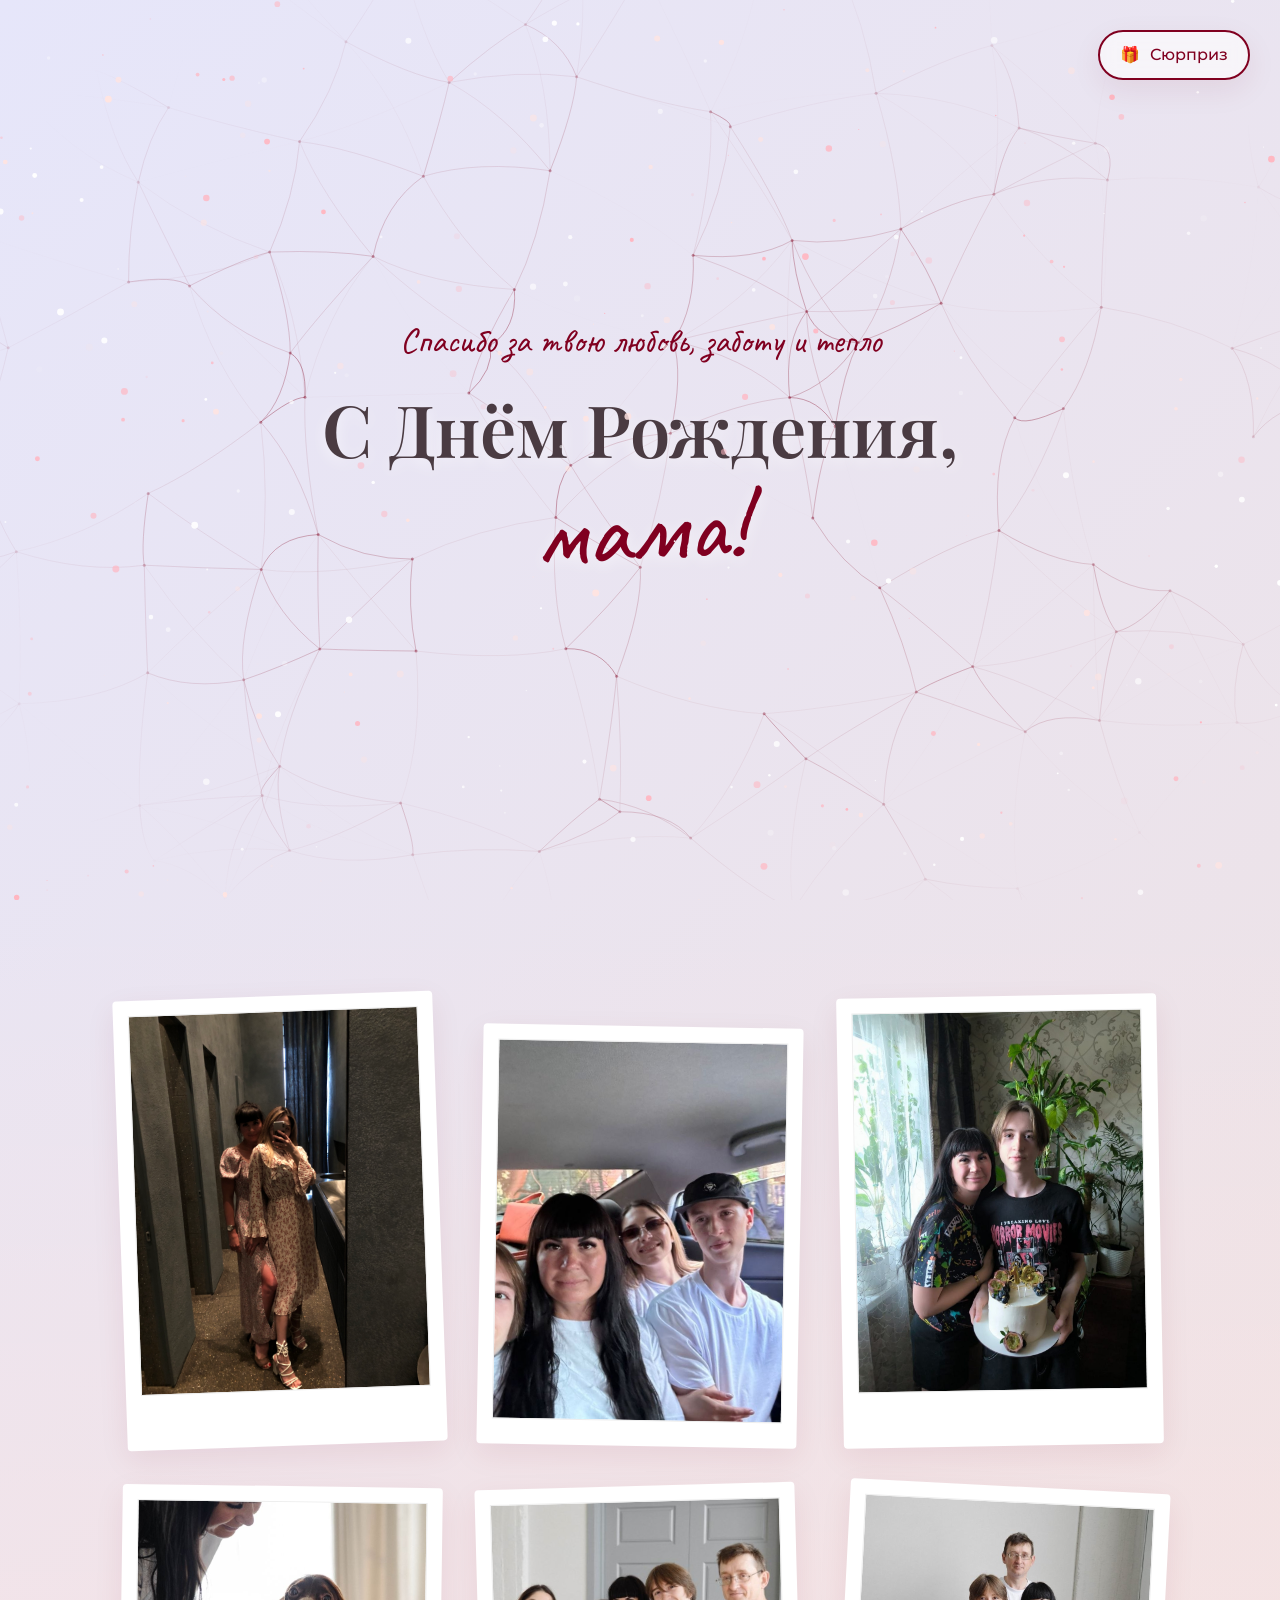
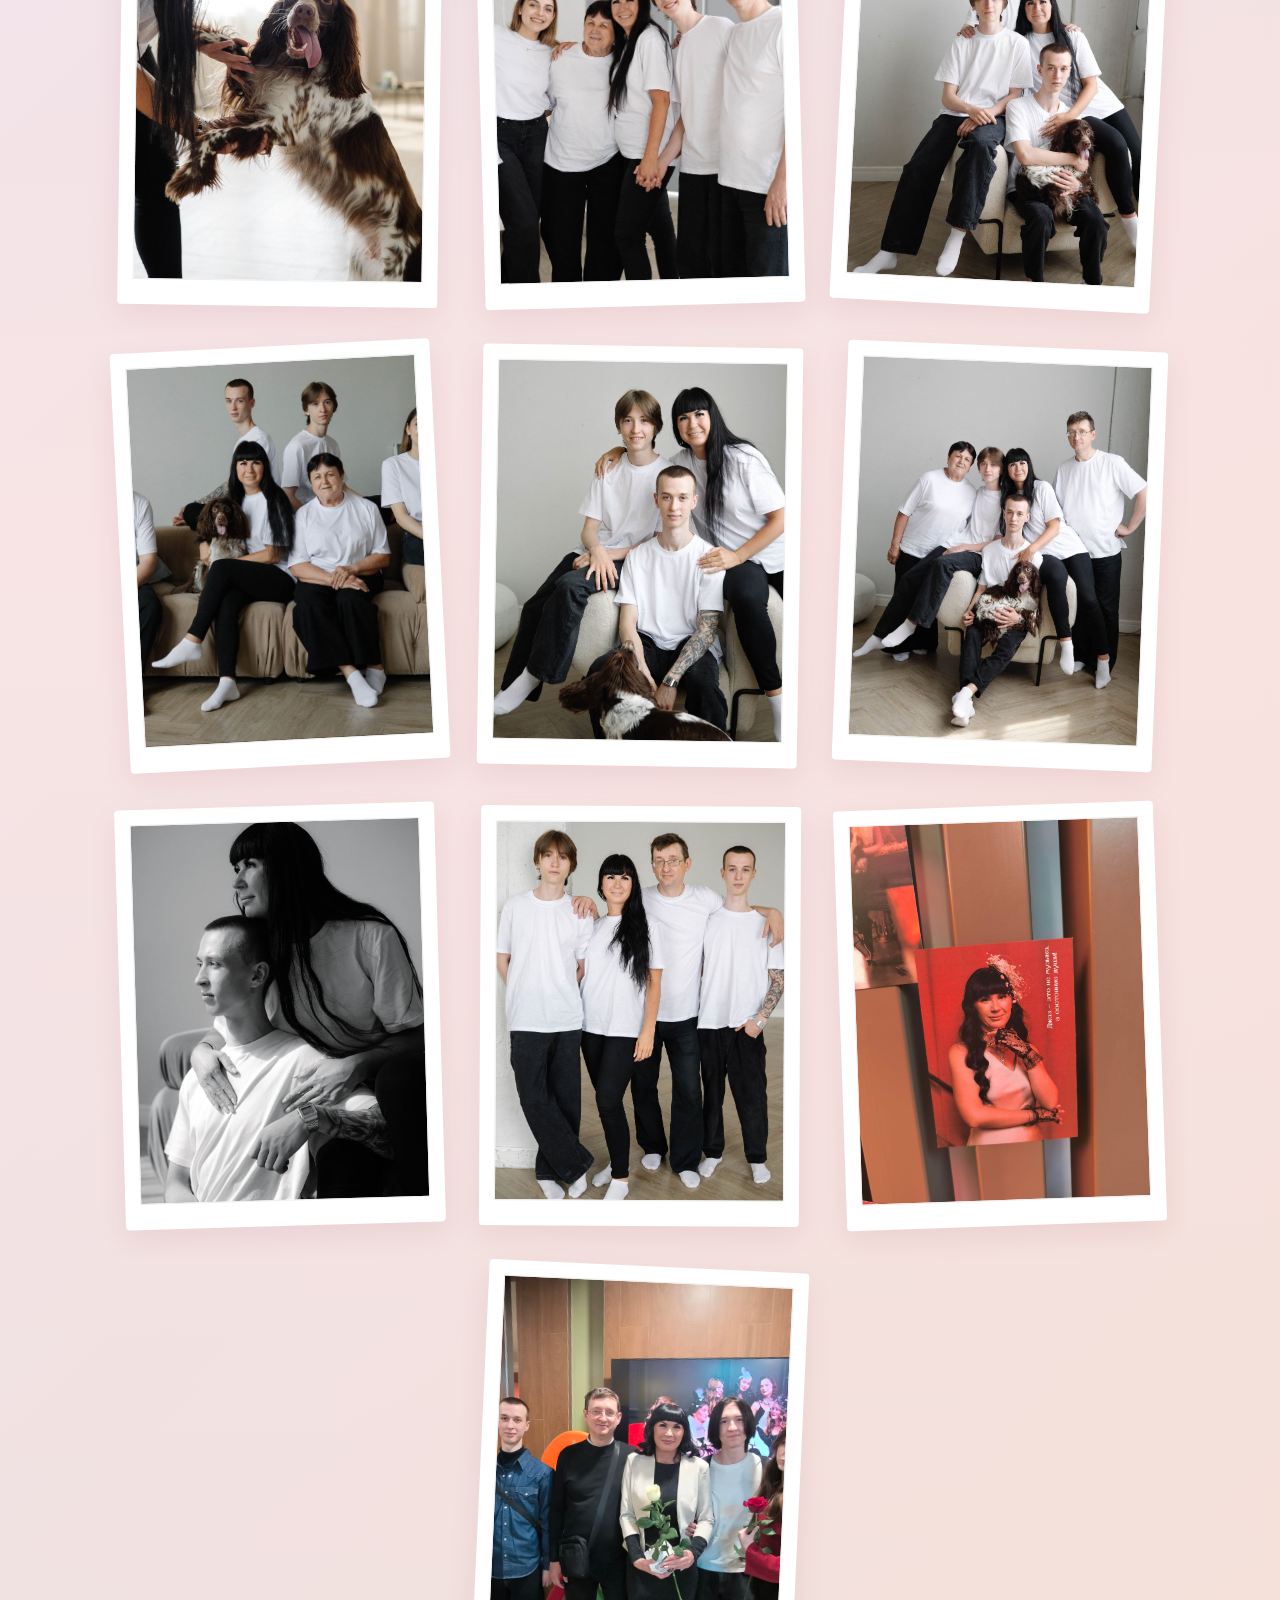
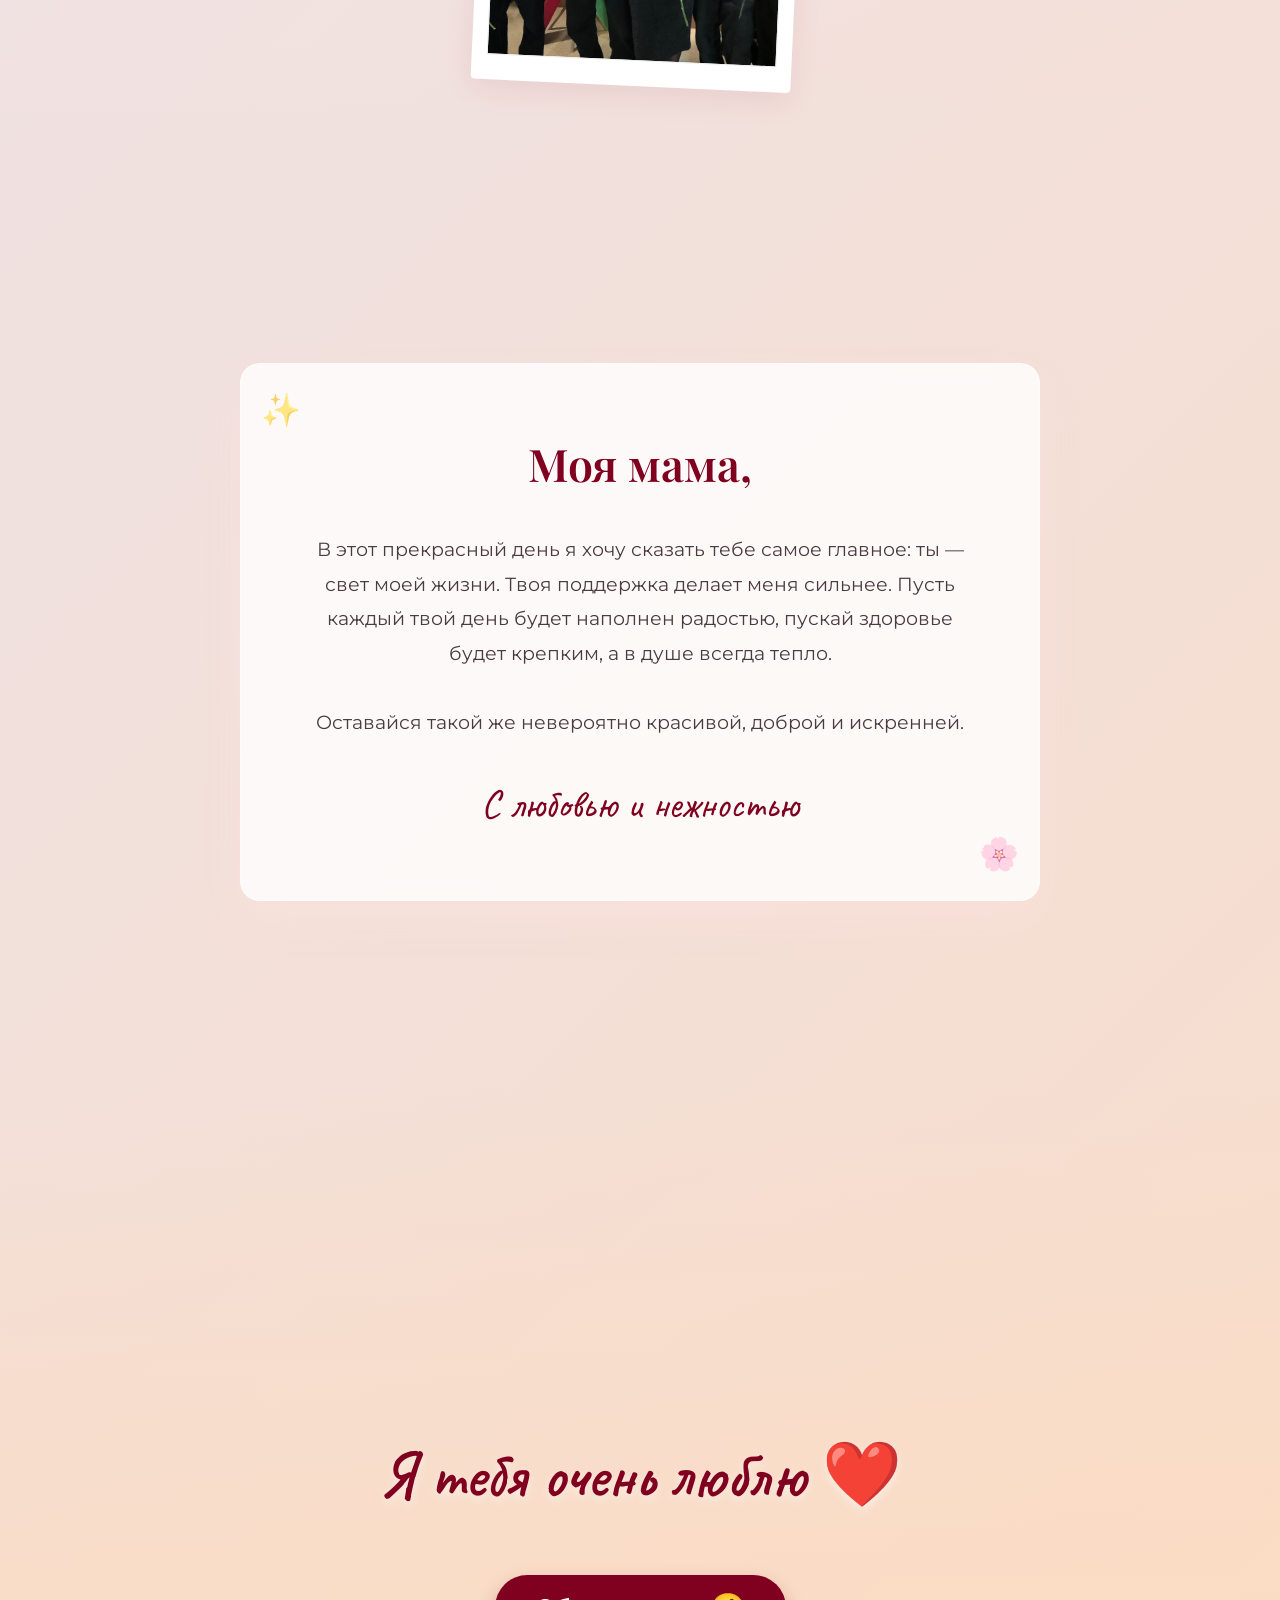
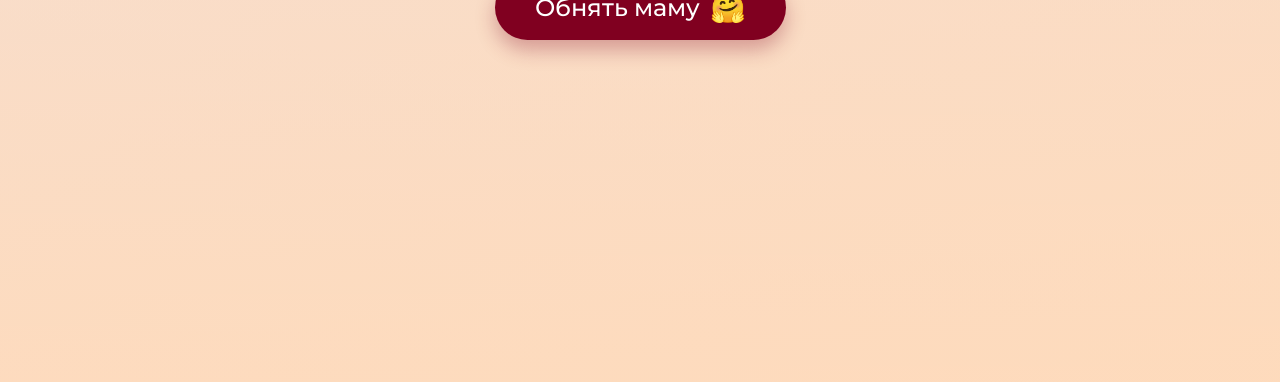
<file: index.html>
<!DOCTYPE html>
<html lang="ru">

<head>
    <meta charset="UTF-8">
    <meta name="viewport" content="width=device-width, initial-scale=1.0">
    <title>С Днём Рождения, мама!</title>
    <!-- Шрифты -->
    <link rel="preconnect" href="https://fonts.googleapis.com">
    <link rel="preconnect" href="https://fonts.gstatic.com" crossorigin>
    <link
        href="https://fonts.googleapis.com/css2?family=Caveat:wght@400..700&family=Playfair+Display:ital,wght@0,400..900;1,400..900&family=Montserrat:wght@300;400;500;600&display=swap"
        rel="stylesheet">
    <link rel="stylesheet" href="style.css">
</head>

<body>
    <!-- Плавающая кнопка мини-игры -->
    <a href="game.html" class="floating-game-btn">
        <span class="fb-icon">🎁</span>
        <span class="fb-text">Сюрприз</span>
    </a>

    <!-- Блок частиц на весь экран -->
    <canvas id="particles-canvas"></canvas>

    <!-- Первый экран (Обложка) -->
    <section class="hero" id="hero">
        <canvas id="spiderweb-canvas"></canvas>
        <div class="hero-content">
            <p class="hero-subtitle fade-up">Спасибо за твою любовь, заботу и тепло</p>
            <h1 class="hero-title fade-up delay-1">С Днём Рождения,<br><span class="highlight">мама!</span></h1>

        </div>
    </section>

    <!-- Блок с фотографиями -->
    <section class="gallery-section reveal">
        <div class="gallery-grid fade-up delay-1">
            <div class="photo-card">
                <div class="photo-frame">
                    <img src="img/IMG_1044.JPG" alt="Воспоминание">
                </div>
            </div>
            <div class="photo-card">
                <div class="photo-frame">
                    <img src="img/photo_2026-04-17_18-34-37.jpg" alt="Воспоминание">
                </div>
            </div>
            <div class="photo-card">
                <div class="photo-frame">
                    <img src="img/photo_2026-04-17_18-34-38.jpg" alt="Воспоминание">
                </div>
            </div>
            <div class="photo-card">
                <div class="photo-frame">
                    <img src="img/photo_2026-04-19_14-42-48.jpg" alt="Воспоминание">
                </div>
            </div>
            <div class="photo-card">
                <div class="photo-frame">
                    <img src="img/photo_2026-04-19_14-42-57.jpg" alt="Воспоминание">
                </div>
            </div>
            <div class="photo-card">
                <div class="photo-frame">
                    <img src="img/photo_2026-04-19_14-43-01.jpg" alt="Воспоминание">
                </div>
            </div>
            <div class="photo-card">
                <div class="photo-frame">
                    <img src="img/photo_2026-04-19_14-43-04.jpg" alt="Воспоминание">
                </div>
            </div>
            <div class="photo-card">
                <div class="photo-frame">
                    <img src="img/photo_2026-04-19_14-43-06.jpg" alt="Воспоминание">
                </div>
            </div>
            <div class="photo-card">
                <div class="photo-frame">
                    <img src="img/photo_2026-04-19_14-43-09.jpg" alt="Воспоминание">
                </div>
            </div>
            <div class="photo-card">
                <div class="photo-frame">
                    <img src="img/photo_2026-04-19_14-43-11.jpg" alt="Воспоминание">
                </div>
            </div>
            <div class="photo-card">
                <div class="photo-frame">
                    <img src="img/photo_2026-04-19_14-43-13.jpg" alt="Воспоминание">
                </div>
            </div>
            <div class="photo-card">
                <div class="photo-frame">
                    <img src="img/photo_2026-04-19_14-43-37.jpg" alt="Воспоминание">
                </div>
            </div>
            <div class="photo-card">
                <div class="photo-frame">
                    <img src="img/photo_2026-04-19_14-43-59.jpg" alt="Воспоминание">
                </div>
            </div>
        </div>
    </section>

    <!-- Поздравительный текст -->
    <section class="greeting-section reveal">
        <div class="greeting-box">
            <div class="decorative-element top-left">✨</div>
            <h2 class="greeting-title">Моя мама,</h2>
            <p class="greeting-text">
                В этот прекрасный день я хочу сказать тебе самое главное: ты — свет моей жизни.
                Твоя поддержка делает меня сильнее.
                Пусть каждый твой день будет наполнен радостью, пускай здоровье будет крепким,
                а в душе всегда тепло.
                <br><br>
                Оставайся такой же невероятно красивой, доброй и искренней.
            </p>
            <div class="signature">С любовью и нежностью</div>
            <div class="decorative-element bottom-right">🌸</div>
        </div>
    </section>

    <!-- Финальный блок -->
    <section class="final-section reveal">
        <div class="final-content">
            <h2 class="final-message">Я тебя очень люблю ❤️</h2>
            <button class="hug-btn" id="hug-btn">
                <span class="btn-text">Обнять маму</span>
                <span class="btn-icon">🤗</span>
            </button>
        </div>
        <!-- Контейнер для анимации сердечек после клика -->
        <div id="hearts-container"></div>
    </section>

    <script src="script.js"></script>
</body>

</html>
</file>
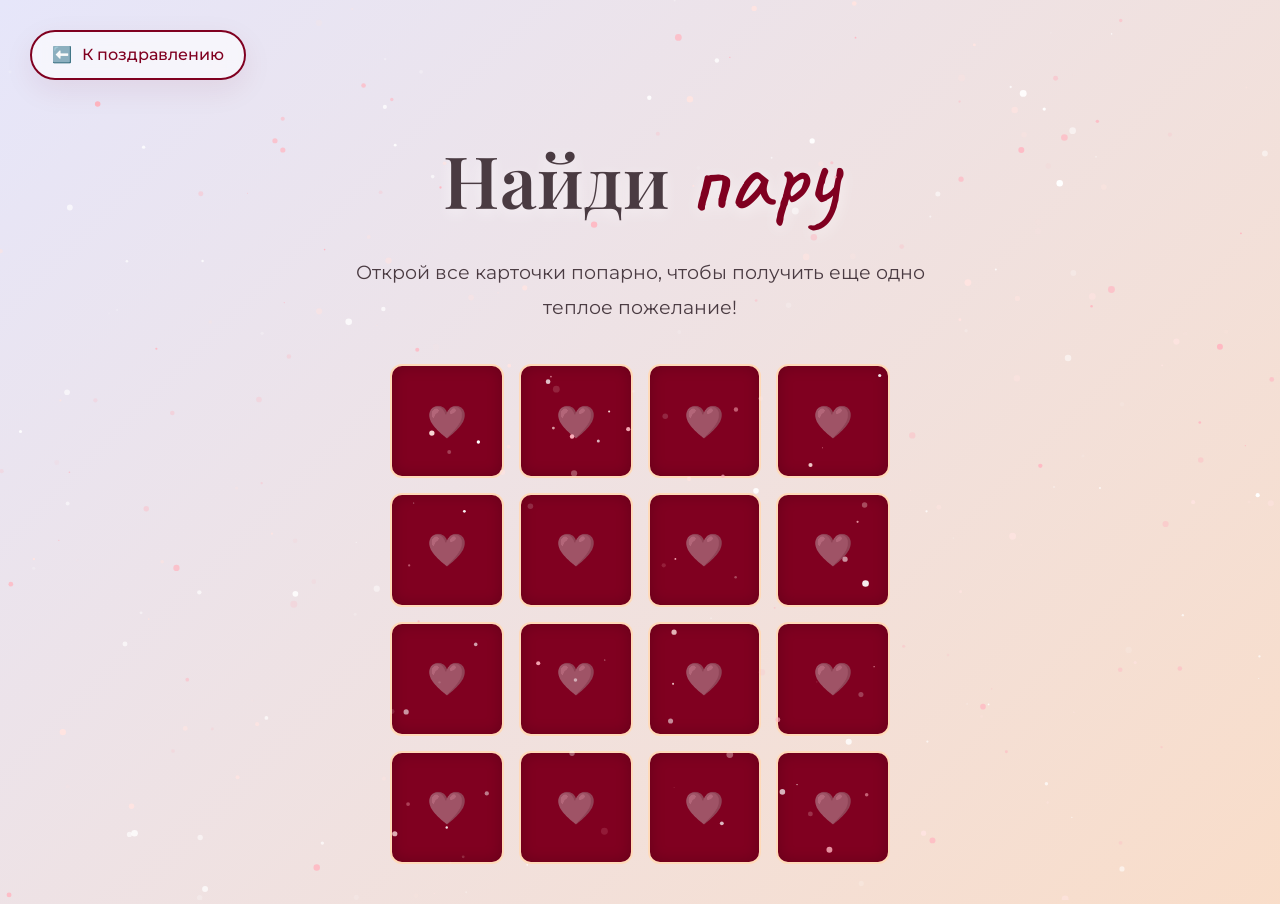
<file: game.html>
<!DOCTYPE html>
<html lang="ru">

<head>
    <meta charset="UTF-8">
    <meta name="viewport" content="width=device-width, initial-scale=1.0">
    <title>Найди пару - Сюрприз для мамы</title>
    <!-- Шрифты -->
    <link rel="preconnect" href="https://fonts.googleapis.com">
    <link rel="preconnect" href="https://fonts.gstatic.com" crossorigin>
    <link
        href="https://fonts.googleapis.com/css2?family=Caveat:wght@400..700&family=Playfair+Display:ital,wght@0,400..900;1,400..900&family=Montserrat:wght@300;400;500;600&display=swap"
        rel="stylesheet">
    <!-- Стили -->
    <link rel="stylesheet" href="style.css?v=2">
</head>

<body>
    <!-- Блок частиц на весь экран (от основного дизайна) -->
    <canvas id="particles-canvas"></canvas>

    <!-- Кнопка назад -->
    <a href="index.html" class="floating-game-btn back-btn">
        <span class="fb-icon">⬅️</span>
        <span class="fb-text">К поздравлению</span>
    </a>

    <section class="game-section">
        <h1 class="hero-title" style="margin-bottom: 20px;">Найди <span class="highlight">пару</span></h1>
        <p class="greeting-text" style="text-align: center; margin-bottom: 40px; max-width: 600px;">
            Открой все карточки попарно, чтобы получить еще одно теплое пожелание!
        </p>

        <!-- Сетка игры -->
        <div class="memory-grid" id="memory-grid">
            <!-- Карточки генерируются в game.js -->
        </div>
    </section>

    <!-- Модальное окно победы -->
    <div class="win-modal" id="win-modal">
        <div class="win-content greeting-box">
            <h2 class="greeting-title">Ура! 🎉</h2>
            <p class="greeting-text">
                Ты нашла все карточки!<br><br>
                Пусть в твоей жизни будет столько же беззаботных и радостных моментов! 
                Я бесконечно люблю тебя и желаю самого огромного женского счастья.
            </p>
            <div class="signature">С любовью ❤️</div>
            <button class="hug-btn" id="restart-btn" style="margin-top: 30px;">
                <span class="btn-text">Сыграть еще раз</span>
            </button>
        </div>
    </div>

    <script src="script.js"></script>
    <script src="game.js?v=2"></script>
</body>

</html>
</file>
<file: style.css>
:root {
    /* Цветовая палитра: пастельные и акцентные */
    --color-cream: #FFF5F1;
    --color-peach: #FFDAB9;
    --color-light-pink: #FFE4E1;
    --color-lavender: #E6E6FA;
    --color-accent-red: #A32CC4; /* Let's use burgundy/deep red */
    --color-accent-burgundy: #800020;
    --color-text-main: #4A3B42;
    --color-text-light: #7A6971;
    
    --shadow-soft: 0 10px 30px rgba(128, 0, 32, 0.08);
    --shadow-hover: 0 15px 40px rgba(128, 0, 32, 0.15);
    
    --transition-smooth: 0.8s cubic-bezier(0.25, 1, 0.5, 1);
}

* {
    margin: 0;
    padding: 0;
    box-sizing: border-box;
    /* Запрещаем выделение текста везде */
    -webkit-user-select: none;
    -moz-user-select: none;
    -ms-user-select: none;
    user-select: none;
}

body {
    font-family: 'Montserrat', sans-serif;
    color: var(--color-text-main);
    background: linear-gradient(-45deg, #FFF0F5, #FFE4E1, #FFDAB9, #E6E6FA);
    background-size: 400% 400%;
    animation: gradientBG 15s ease infinite;
    overflow-x: hidden;
    line-height: 1.6;
    /* Устанавливаем красивый кастомный курсор-стрелочку (в пастельных тонах с бордовой обводкой) */
    cursor: url("data:image/svg+xml,%3Csvg width='24' height='24' viewBox='0 0 24 24' fill='none' xmlns='http://www.w3.org/2000/svg'%3E%3Cpath d='M4 3 L20 10 L12 12 L10 20 L4 3 Z' fill='%23FFE4E1' stroke='%23800020' stroke-width='2' stroke-linejoin='round'/%3E%3C/svg%3E") 4 3, auto;
}

/* Кастомный курсор-сердечко для любых кнопок и кликабельных карточек */
button, a, .gallery-tab-btn, .photo-card, .hug-btn {
    cursor: url("data:image/svg+xml,%3Csvg width='26' height='26' viewBox='0 0 24 24' fill='none' xmlns='http://www.w3.org/2000/svg'%3E%3Cpath fill='%23800020' stroke='%23FFF5F1' stroke-width='1.5' d='M12 21.35l-1.45-1.32C5.4 15.36 2 12.28 2 8.5 2 5.42 4.42 3 7.5 3c1.74 0 3.41.81 4.5 2.09C13.09 3.81 14.76 3 16.5 3 19.58 3 22 5.42 22 8.5c0 3.78-3.4 6.86-8.55 11.54L12 21.35z'/%3E%3C/svg%3E") 12 12, pointer !important;
}

@keyframes gradientBG {
    0% { background-position: 0% 50%; }
    50% { background-position: 100% 50%; }
    100% { background-position: 0% 50%; }
}

h1, h2, h3 {
    font-family: 'Playfair Display', serif;
    font-weight: 600;
}

/* Фон с частицами */
#particles-canvas {
    position: fixed;
    top: 0;
    left: 0;
    width: 100%;
    height: 100%;
    z-index: 999; /* Поверх всего контента для эффекта летающей пыльцы */
    pointer-events: none;
}

/* Паутинка для первого экрана */
#spiderweb-canvas {
    position: absolute;
    top: 0;
    left: 0;
    width: 100%;
    height: 100%;
    z-index: 1;
    pointer-events: none;
    -webkit-mask-image: radial-gradient(ellipse at 50% 50%, rgba(0,0,0,1) 40%, rgba(0,0,0,0) 85%);
    mask-image: radial-gradient(ellipse at 50% 50%, rgba(0,0,0,1) 40%, rgba(0,0,0,0) 85%);
}

/* Общие стили секций */
section {
    position: relative;
    z-index: 1;
    min-height: 100vh;
    display: flex;
    flex-direction: column;
    justify-content: center;
    align-items: center;
    padding: 4rem 2rem;
}

/* Анимации появления (Scroll Reveal) */
.fade-up {
    opacity: 0;
    transform: translateY(40px);
    transition: opacity 1s ease-out, transform 1s ease-out;
}

.fade-up.visible {
    opacity: 1;
    transform: translateY(0);
}

.delay-1 { transition-delay: 0.3s; }
.delay-2 { transition-delay: 0.6s; }

/* 1. ПЕРВЫЙ ЭКРАН (HERO) */
.hero {
    height: 100vh;
    text-align: center;
    overflow: hidden;
}



@keyframes gentlePulse {
    0% { transform: scale(1); }
    100% { transform: scale(1.05); }
}

.hero-content {
    max-width: 800px;
    z-index: 2;
}

.hero-subtitle {
    font-family: 'Caveat', cursive;
    font-size: 2.2rem;
    color: var(--color-accent-burgundy);
    margin-bottom: 1rem;
}

.hero-title {
    font-size: 4.5rem;
    line-height: 1.2;
    color: var(--color-text-main);
    text-shadow: 0 4px 15px rgba(255, 255, 255, 0.6);
}

.hero-title .highlight {
    font-family: 'Caveat', cursive;
    font-size: 6rem;
    color: var(--color-accent-burgundy);
    display: inline-block;
    transform: rotate(-3deg);
    font-weight: 500;
}

.scroll-indicator {
    position: absolute;
    bottom: 40px;
    left: 50%;
    transform: translateX(-50%);
    display: flex;
    flex-direction: column;
    align-items: center;
    opacity: 0.7;
}

.scroll-indicator p {
    font-size: 0.9rem;
    margin-bottom: 10px;
    text-transform: uppercase;
    letter-spacing: 2px;
}

.mouse {
    width: 26px;
    height: 40px;
    border: 2px solid var(--color-text-main);
    border-radius: 20px;
    display: flex;
    justify-content: center;
    padding-top: 5px;
}

.wheel {
    width: 4px;
    height: 8px;
    background-color: var(--color-text-main);
    border-radius: 2px;
    animation: scrollWheel 2s infinite;
}

@keyframes scrollWheel {
    0% { transform: translateY(0); opacity: 1; }
    100% { transform: translateY(15px); opacity: 0; }
}

/* 2. БЛОК С ФОТОГРАФИЯМИ */
.gallery-section {
    background: linear-gradient(to bottom, transparent, rgba(255, 228, 225, 0.6), transparent);
}

.section-title {
    font-size: 3rem;
    margin-bottom: 3rem;
    text-align: center;
    color: var(--color-accent-burgundy);
}

.gallery-grid {
    display: flex;
    flex-wrap: wrap;
    justify-content: center;
    gap: 2.5rem;
    max-width: 1400px;
    margin: 0 auto;
    padding: 2rem 0;
}


.photo-card {
    background: white;
    padding: 15px 15px 25px 15px;
    border-radius: 4px;
    box-shadow: var(--shadow-soft);
    transition: all 0.4s ease;
    width: 320px;
    position: relative;
    transform: rotate(var(--rotate, 0deg)); /* Исправлено: var вместо const, убран лишний calc */
}

/* Сделаем легкий случайный поворот для карточек (эффект фото-альбома) */
.photo-card:nth-child(1) { transform: rotate(-2deg); }
.photo-card:nth-child(2) { transform: rotate(1deg); margin-top: 30px; }
.photo-card:nth-child(3) { transform: rotate(-1deg); }

.photo-card:hover {
    transform: scale(1.05) rotate(0deg);
    box-shadow: var(--shadow-hover);
    z-index: 10;
}

.photo-frame {
    width: 100%;
    height: 380px;
    border: 1px solid #eee;
    overflow: hidden;
    position: relative;
}

.photo-frame img {
    width: 100%;
    height: 100%;
    object-fit: cover;
    transition: transform 3s ease;
}

.photo-card:hover .photo-frame img {
    transform: scale(1.1);
}

.photo-caption {
    font-family: 'Caveat', cursive;
    font-size: 1.8rem;
    text-align: center;
    margin-top: 15px;
    color: var(--color-text-main);
}

/* 3. ПОЗДРАВИТЕЛЬНЫЙ ТЕКСТ */
.greeting-section {
    background-color: transparent;
}

.greeting-box {
    background: rgba(255, 255, 255, 0.8);
    backdrop-filter: blur(10px);
    border-radius: 20px;
    padding: 4rem;
    max-width: 800px;
    text-align: center;
    box-shadow: 0 20px 40px rgba(255, 228, 225, 0.4);
    border: 1px solid rgba(255, 255, 255, 0.5);
    position: relative;
}

.decorative-element {
    position: absolute;
    font-size: 2rem;
    opacity: 0.6;
}
.top-left { top: 20px; left: 20px; }
.bottom-right { bottom: 20px; right: 20px; }

.greeting-title {
    font-size: 2.8rem;
    margin-bottom: 2rem;
    color: var(--color-accent-burgundy);
}

.greeting-text {
    font-size: 1.2rem;
    line-height: 1.8;
    color: var(--color-text-main);
    margin-bottom: 2rem;
}

.signature {
    font-family: 'Caveat', cursive;
    font-size: 2.5rem;
    color: var(--color-accent-burgundy);
    margin-top: 2rem;
}

/* 4. ФИНАЛЬНЫЙ БЛОК */
.final-section {
    background: linear-gradient(to top, rgba(255, 218, 185, 0.8), transparent);
    overflow: hidden;
}

.final-content {
    text-align: center;
    z-index: 2;
}

.final-message {
    font-family: 'Caveat', cursive;
    font-size: 4rem;
    color: var(--color-accent-burgundy);
    margin-bottom: 3rem;
    text-shadow: 0 4px 10px rgba(255, 255, 255, 0.5);
}

.hug-btn {
    background-color: var(--color-accent-burgundy);
    color: white;
    border: none;
    border-radius: 50px;
    padding: 15px 40px;
    font-size: 1.5rem;
    font-family: 'Montserrat', sans-serif;
    font-weight: 500;
    cursor: pointer;
    box-shadow: 0 10px 20px rgba(128, 0, 32, 0.3);
    transition: all 0.3s ease;
    display: inline-flex;
    align-items: center;
    gap: 10px;
    outline: none;
    position: relative;
    overflow: hidden;
}

.hug-btn:hover {
    transform: translateY(-5px);
    box-shadow: 0 15px 30px rgba(128, 0, 32, 0.4);
    background-color: #990026;
}

.hug-btn:active {
    transform: translateY(0);
}

.btn-icon {
    font-size: 1.8rem;
    transition: transform 0.3s ease;
}

.hug-btn:hover .btn-icon {
    transform: scale(1.2) rotate(10deg);
}

/* Эффект пульсации для кнопки */
.hug-btn::before {
    content: '';
    position: absolute;
    top: 50%; left: 50%;
    transform: translate(-50%, -50%);
    width: 100%; height: 100%;
    background-color: rgba(255, 255, 255, 0.2);
    border-radius: 50px;
    z-index: -1;
    animation: btnPulse 2s infinite;
}

@keyframes btnPulse {
    0% { transform: translate(-50%, -50%) scale(1); opacity: 1; }
    100% { transform: translate(-50%, -50%) scale(1.5); opacity: 0; }
}

/* Сердечки от клика */
#hearts-container {
    position: absolute;
    top: 0; left: 0;
    width: 100%; height: 100%;
    pointer-events: none;
    z-index: 10;
}

.floating-heart {
    position: absolute;
    font-size: 2rem;
    animation: floatHeart 2s ease-out forwards;
    opacity: 0;
}

@keyframes floatHeart {
    0% { transform: translateY(0) scale(0.5); opacity: 1; }
    100% { transform: translateY(-250px) scale(1.8); opacity: 0; }
}

/* Плавающая кнопка мини-игры */
.floating-game-btn {
    position: fixed;
    top: 30px;
    right: 30px;
    background: rgba(255, 255, 255, 0.6);
    backdrop-filter: blur(8px);
    border: 2px solid var(--color-accent-burgundy);
    color: var(--color-accent-burgundy);
    padding: 10px 20px;
    border-radius: 30px;
    text-decoration: none;
    font-family: 'Montserrat', sans-serif;
    font-weight: 500;
    display: flex;
    align-items: center;
    gap: 10px;
    z-index: 1000;
    box-shadow: var(--shadow-soft);
    transition: all 0.3s ease;
}

.floating-game-btn:hover {
    transform: translateY(-3px) scale(1.05);
    background: var(--color-accent-burgundy);
    color: white;
    box-shadow: var(--shadow-hover);
}

.floating-game-btn.back-btn {
    left: 30px;
    right: auto;
}

/* --- ИГРА НАЙДИ ПАРУ --- */
.game-section {
    min-height: 100vh;
    padding: 120px 20px 40px;
    z-index: 1;
}

.memory-grid {
    display: grid;
    grid-template-columns: repeat(4, 1fr);
    gap: 15px;
    width: 100%;
    max-width: 500px;
    margin: 0 auto;
    perspective: 1000px;
}

.memory-card {
    width: 100%;
    /* Гарантированный квадрат даже на старых устройствах */
    padding-bottom: 100%;
    height: 0;
    cursor: pointer;
    position: relative;
    border-radius: 12px;
}

.memory-card-inner {
    width: 100%;
    height: 100%;
    position: absolute;
    top: 0;
    left: 0;
    transform-style: preserve-3d;
    transition: transform 0.6s cubic-bezier(0.4, 0.2, 0.2, 1);
}

.memory-card.flipped .memory-card-inner,
.memory-card.matched .memory-card-inner {
    transform: rotateY(180deg);
}

@keyframes matchedPop {
    0% { transform: rotateY(180deg) scale(1); }
    50% { transform: rotateY(180deg) scale(1.1); box-shadow: 0 0 25px rgba(255, 215, 0, 0.6); }
    100% { transform: rotateY(180deg) scale(1); box-shadow: 0 0 15px rgba(255, 215, 0, 0.4); }
}

.memory-card.matched .memory-card-inner {
    animation: matchedPop 0.4s ease-out forwards;
}

.memory-card.matched .memory-card-back {
    border-color: #FFD700 !important; /* Золотистая рамка для угаданных */
    opacity: 1 !important;
}

.memory-card-front, .memory-card-back {
    width: 100%;
    height: 100%;
    position: absolute;
    top: 0;
    left: 0;
    backface-visibility: hidden;
    border-radius: 12px;
    display: flex;
    justify-content: center;
    align-items: center;
    box-shadow: 0 5px 15px rgba(128, 0, 32, 0.1);
    user-select: none;
    overflow: hidden;
}

.memory-card-back img {
    width: 100%;
    height: 100%;
    object-fit: cover;
    display: block;
    pointer-events: none; /* Чтобы фото не мешало кликам */
}

.memory-card-front {
    background: var(--color-accent-burgundy);
    border: 2px solid var(--color-peach);
    position: relative;
    box-shadow: inset 0 0 15px rgba(0,0,0,0.2);
}

/* Иконка сердечка на обложке */
.memory-card-front::after {
    content: '❤️';
    font-size: 2rem;
    opacity: 0.4;
    filter: grayscale(1) brightness(2);
}

.memory-card-back {
    background: white;
    transform: rotateY(180deg);
    border: 2px solid var(--color-accent-burgundy);
    position: absolute;
    top: 0;
    left: 0;
}

.card-emoji-overlay {
    position: absolute;
    top: 50%;
    left: 50%;
    transform: translate(-50%, -50%);
    font-size: 3.5rem;
    opacity: 0.75; /* Увеличил видимость */
    pointer-events: none;
    /* Усиленное свечение, чтобы эмодзи "читался" на любом фоне */
    text-shadow: 
        0 0 20px rgba(255, 255, 255, 1), 
        0 0 10px rgba(255, 255, 255, 0.8),
        0 0 5px rgba(255, 255, 255, 0.5);
    z-index: 2;
}

.win-modal {
    position: fixed;
    top: 0; left: 0;
    width: 100%; height: 100%;
    background: rgba(255, 240, 245, 0.8);
    backdrop-filter: blur(8px);
    display: flex;
    justify-content: center;
    align-items: center;
    z-index: 10000;
    opacity: 0;
    pointer-events: none;
    transition: opacity 0.5s ease;
}

.win-modal.show {
    opacity: 1;
    pointer-events: auto;
}

/* Адаптивность */
@media (max-width: 768px) {
    .hero-title { font-size: 3rem; }
    .hero-title .highlight { font-size: 4rem; }
    .hero-subtitle { font-size: 1.8rem; }
    
    .section-title { font-size: 2.2rem; }
    
    .photo-card { width: 90%; max-width: 350px; padding: 10px; }
    .photo-frame { height: 300px; } /* Уменьшаем высоту рамки на мобильных */
    .photo-card:nth-child(2) { margin-top: 0; }
    
    .greeting-box { padding: 2rem; width: 90%; }
    .greeting-title { font-size: 2.2rem; }
    .greeting-text { font-size: 1rem; }
    
    .final-message { font-size: 3rem; }
    
    .memory-grid {
        grid-template-columns: repeat(4, 1fr);
        gap: 10px;
    }
    
    .floating-game-btn {
        top: 20px;
        right: 20px;
        font-size: 0.9rem;
        padding: 8px 15px;
    }
    .floating-game-btn.back-btn {
        left: 20px;
    }
}
</file>
